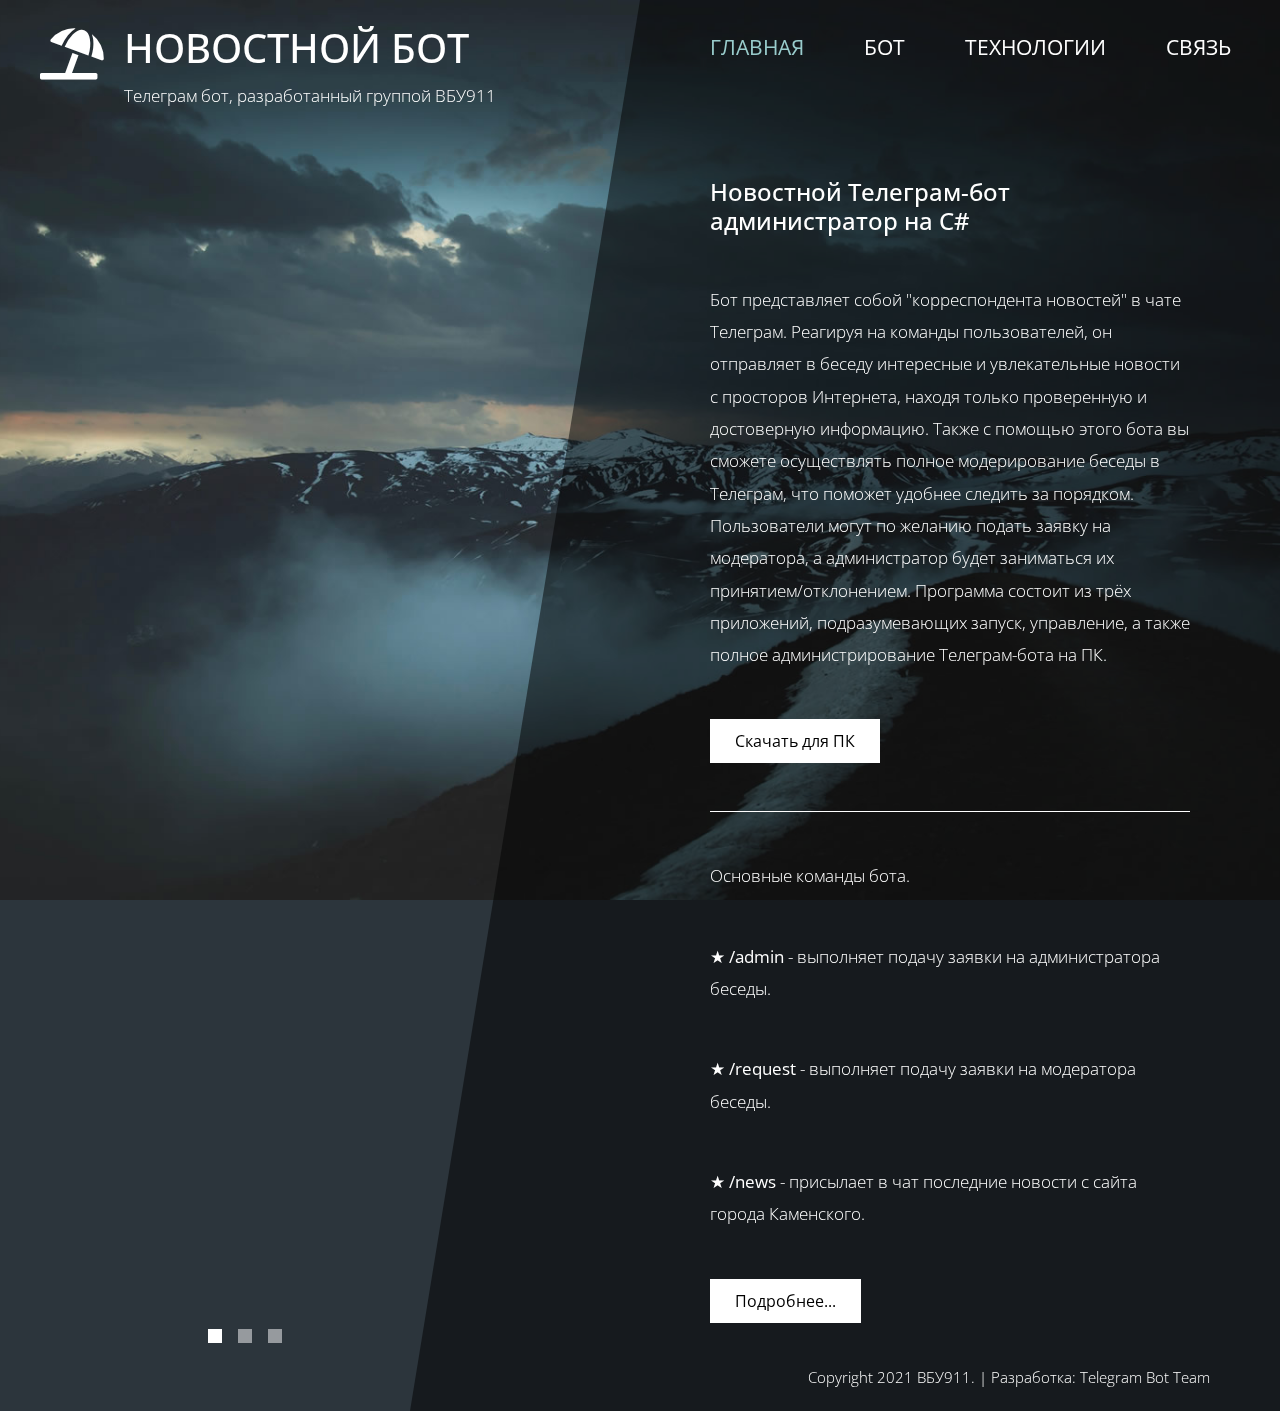
<file: index.html>
<!DOCTYPE html>
<html lang="en">

<head>
    <meta charset="UTF-8">
    <meta name="viewport" content="width=device-width, initial-scale=1.0">
    <meta http-equiv="X-UA-Compatible" content="ie=edge">
    <title>Новостной Телеграм-бот</title>
    <link rel="icon" href="img/favicon.png" type="image/x-icon"/>
    <link href="https://fonts.googleapis.com/css?family=Open+Sans:300,400" rel="stylesheet" /> <!-- https://fonts.google.com/ -->
    <link href="css/bootstrap.min.css" rel="stylesheet" /> <!-- https://getbootstrap.com/ -->
    <link href="fontawesome/css/all.min.css" rel="stylesheet" /> <!-- https://fontawesome.com/ -->
    <link href="css/style.css" rel="stylesheet" />
</head>

<body>
    <div class="tm-container">        
        <div>
            <div class="tm-row pt-4">
                <div class="tm-col-left">
                    <div class="tm-site-header media">
                        <i class="fas fa-umbrella-beach fa-3x mt-1 tm-logo"></i>
                        <div class="media-body">
                            <h1 class="tm-sitename text-uppercase">новостной бот</h1>
                            <p class="tm-slogon">Телеграм бот, разработанный группой ВБУ911</p>
                        </div>        
                    </div>
                </div>
                <div class="tm-col-right">
                    <nav class="navbar navbar-expand-lg" id="tm-main-nav">
                        <button class="navbar-toggler toggler-example mr-0 ml-auto" type="button" 
                            data-toggle="collapse" data-target="#navbar-nav" 
                            aria-controls="navbar-nav" aria-expanded="false" aria-label="Toggle navigation">
                            <span><i class="fas fa-bars"></i></span>
                        </button>
                        <div class="collapse navbar-collapse tm-nav" id="navbar-nav">
                            <ul class="navbar-nav text-uppercase">
                                <li class="nav-item active">
                                    <a class="nav-link tm-nav-link" href="#">Главная<span class="sr-only">(current)</span></a>
                                </li>
                                <li class="nav-item">
                                    <a class="nav-link tm-nav-link" href="about.html">Бот</a>
                                </li>
                                <li class="nav-item">
                                    <a class="nav-link tm-nav-link" href="services.html">Технологии</a>
                                </li>                            
                                <li class="nav-item">
                                    <a class="nav-link tm-nav-link" href="contact.html">Связь</a>
                                </li>
                            </ul>                            
                        </div>                        
                    </nav>
                </div>
            </div>
            
            <div class="tm-row">
                <div class="tm-col-left"></div>
                <main class="tm-col-right">
                    <section class="tm-content">
                        <h2 class="mb-5 tm-content-title">Новостной Телеграм-бот администратор на C#</h2>
                        <p class="mb-5">Бот представляет собой "корреспондента новостей" в чате Телеграм. Реагируя на команды пользователей, он отправляет в беседу интересные и увлекательные новости с просторов Интернета, находя только проверенную и достоверную информацию. Также с помощью этого бота вы сможете осуществлять полное модерирование беседы в Телеграм, что поможет удобнее следить за порядком. Пользователи могут по желанию подать заявку на модератора, а администратор будет заниматься их принятием/отклонением. Программа состоит из трёх приложений, подразумевающих запуск, управление, а также полное администрирование Телеграм-бота на ПК.</p>
                        <div class="mb-5">
                            <a href="https://github.com/TelegramBotTeam/Telegram_Bot" class="btn btn-primary">Скачать для ПК</a>
                        </div>
                        <hr class="mb-5">
                        <p class="mb-5">Основные команды бота.</p>
                        <p class="mb-5">&#9733; <b>/admin</b> - выполняет подачу заявки на администратора беседы.</p>
                        <p class="mb-5">&#9733; <b>/request</b> - выполняет подачу заявки на модератора беседы.</p>
                        <p class="mb-5">&#9733; <b>/news</b> - присылает в чат последние новости с сайта города Каменского.</p>
                        <a href="about.html" class="btn btn-primary">Подробнее...</a>
                    </section>
                </main>
            </div>
        </div>        

        <div class="tm-row">
            <div class="tm-col-left text-center">            
                <ul class="tm-bg-controls-wrapper">
                    <li class="tm-bg-control active" data-id="0"></li>
                    <li class="tm-bg-control" data-id="1"></li>
                    <li class="tm-bg-control" data-id="2"></li>
                </ul>            
            </div>        
            <div class="tm-col-right tm-col-footer">
                <footer class="tm-site-footer text-right">
                    <p class="mb-0">Copyright 2021 ВБУ911. 
                    | Разработка: <a rel="git" target="_parent" href="https://github.com/TelegramBotTeam" class="tm-text-link">Telegram Bot Team</a></p>
                </footer>
            </div>  
        </div>

        <!-- Diagonal background design -->
        <div class="tm-bg">
            <div class="tm-bg-left"></div>
            <div class="tm-bg-right"></div>
        </div>
    </div>

    <script src="js/jquery-3.4.1.min.js"></script>
    <script src="js/bootstrap.min.js"></script>
    <script src="js/jquery.backstretch.min.js"></script>
    <script src="js/templatemo-script.js"></script>
</body>
</html>
</file>
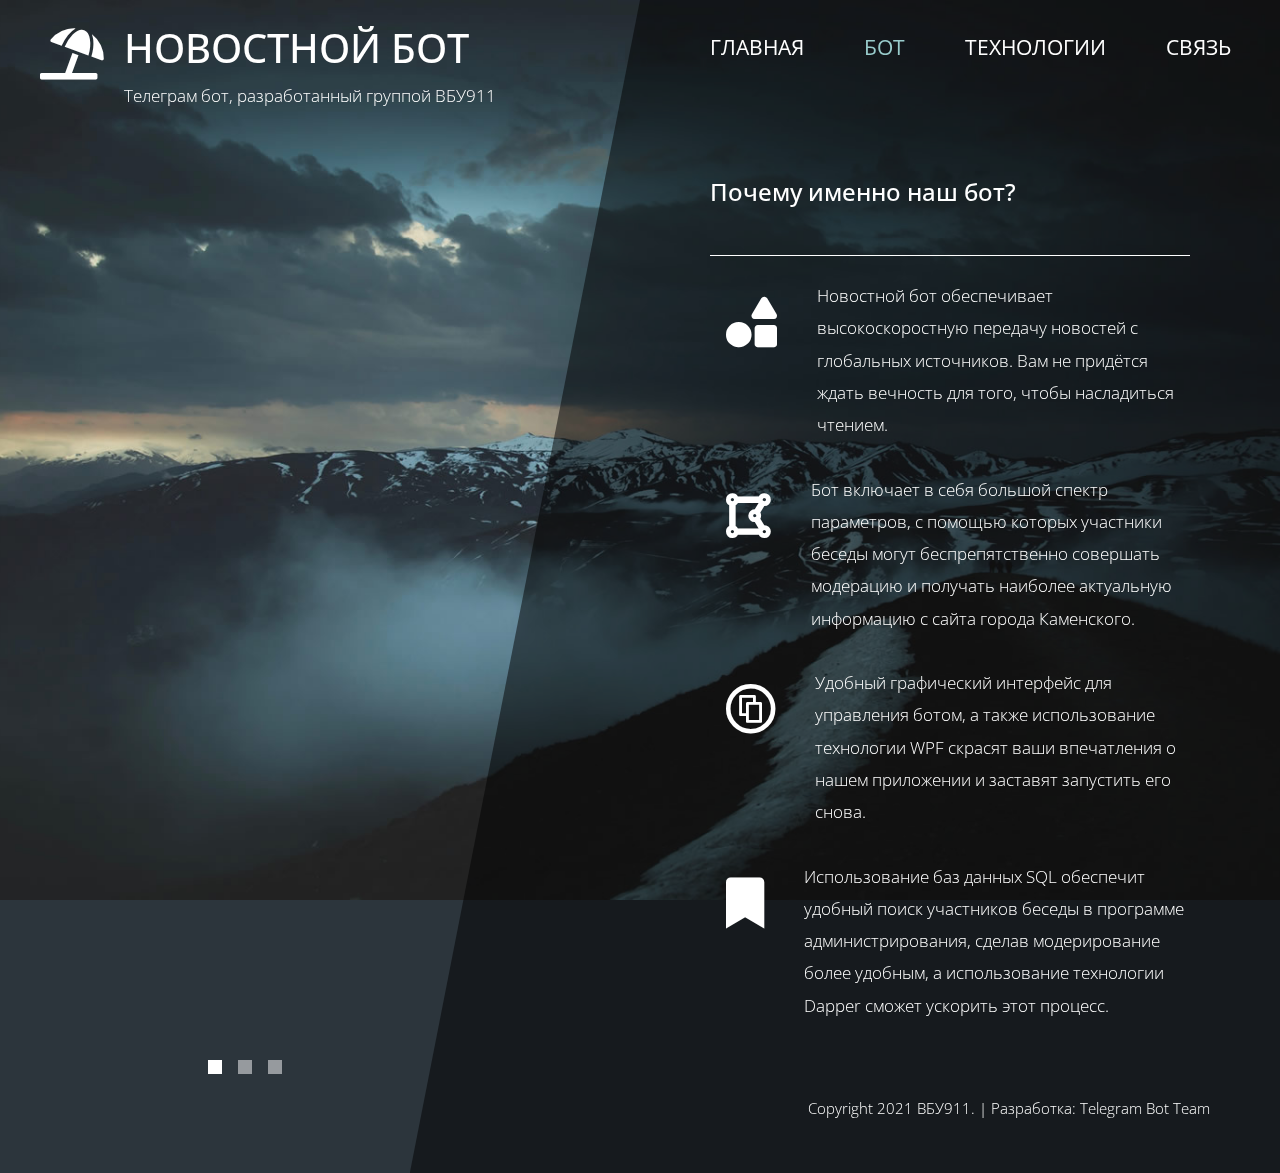
<file: about.html>
<!DOCTYPE html>
<html lang="en">

<head>
    <meta charset="UTF-8">
    <meta name="viewport" content="width=device-width, initial-scale=1.0">
    <meta http-equiv="X-UA-Compatible" content="ie=edge">
    <title>Новостной бот | О боте</title>
    <link rel="icon" href="img/favicon.png" type="image/x-icon"/>
    <link href="https://fonts.googleapis.com/css?family=Open+Sans:300,400" rel="stylesheet" /> <!-- https://fonts.google.com/ -->
    <link href="css/bootstrap.min.css" rel="stylesheet" /> <!-- https://getbootstrap.com/ -->
    <link href="fontawesome/css/all.min.css" rel="stylesheet" /> <!-- https://fontawesome.com/ -->
    <link href="css/style.css" rel="stylesheet" />
</head>

<body>
    <div class="tm-container">        
        <div>
            <div class="tm-row pt-4">
                <div class="tm-col-left">
                    <div class="tm-site-header media">
                        <i class="fas fa-umbrella-beach fa-3x mt-1 tm-logo"></i>
                        <div class="media-body">
                            <h1 class="tm-sitename text-uppercase">новостной бот</h1>
                            <p class="tm-slogon">Телеграм бот, разработанный группой ВБУ911</p>
                        </div>        
                    </div>
                </div>
                <div class="tm-col-right">
                    <nav class="navbar navbar-expand-lg" id="tm-main-nav">
                        <button class="navbar-toggler toggler-example mr-0 ml-auto" type="button" 
                            data-toggle="collapse" data-target="#navbar-nav" 
                            aria-controls="navbar-nav" aria-expanded="false" aria-label="Toggle navigation">
                            <span><i class="fas fa-bars"></i></span>
                        </button>
                        <div class="collapse navbar-collapse tm-nav" id="navbar-nav">
                            <ul class="navbar-nav text-uppercase">
                                <li class="nav-item">
                                    <a class="nav-link tm-nav-link" href="index.html">Главная</a>
                                </li>
                                <li class="nav-item active">
                                    <a class="nav-link tm-nav-link" href="about.html">Бот<span class="sr-only">(current)</span></a>
                                </li>
                                <li class="nav-item">
                                    <a class="nav-link tm-nav-link" href="services.html">Технологии</a>
                                </li>                            
                                <li class="nav-item">
                                    <a class="nav-link tm-nav-link" href="contact.html">Связь</a>
                                </li>
                            </ul>                            
                        </div>                        
                    </nav>
                </div>
            </div>
            
            <div class="tm-row">
                <div class="tm-col-left"></div>
                <main class="tm-col-right">
                    <section class="tm-content tm-about">
                        <h2 class="mb-5 tm-content-title">Почему именно наш бот?</h2>
                        <hr class="mb-4">
                        <div class="media my-3">
                            <i class="fas fa-shapes fa-3x p-3 mr-4"></i>
                            <div class="media-body">
                                <p>Новостной бот обеспечивает высокоскоростную передачу новостей с глобальных источников. Вам не придётся ждать вечность для того, чтобы насладиться чтением.</p>
                            </div> 
                        </div>
                        <div class="media my-3">
                            <i class="fas fa-draw-polygon fa-3x p-3 mr-4"></i>
                            <div class="media-body">
                                <p>Бот включает в себя большой спектр параметров, с помощью которых участники беседы могут беспрепятственно совершать модерацию и получать наиболее актуальную информацию с сайта города Каменского.</p>
                            </div> 
                        </div>
                        <div class="media my-3">
                            <i class="fab fa-creative-commons-share fa-3x p-3 mr-4"></i>
                            <div class="media-body">
                                <p>Удобный графический интерфейс для управления ботом, а также использование технологии WPF скрасят ваши впечатления о нашем приложении и заставят запустить его снова.</p>
                            </div> 
                        </div>
                        <div class="media my-3">
                            <i class="fas fa-bookmark fa-3x p-3 mr-4"></i>
                            <div class="media-body">
                                <p>Использование баз данных SQL обеспечит удобный поиск участников беседы в программе администрирования, сделав модерирование более удобным, а использование технологии Dapper сможет ускорить этот процесс.</p>
                            </div> 
                        </div>                        
                    </section>
                </main>
            </div>
        </div>        

        <div class="tm-row">
            <div class="tm-col-left text-center">            
                <ul class="tm-bg-controls-wrapper">
                    <li class="tm-bg-control active" data-id="0"></li>
                    <li class="tm-bg-control" data-id="1"></li>
                    <li class="tm-bg-control" data-id="2"></li>
                </ul>            
            </div>        
            <div class="tm-col-right tm-col-footer">
                <div class="tm-service-authors">
                    <footer class="tm-site-footer text-right">
                        <p class="mb-0">Copyright 2021 ВБУ911. 
                            | Разработка: <a rel="git" target="_parent" href="https://github.com/TelegramBotTeam" class="tm-text-link">Telegram Bot Team</a></p>
                    </footer>
                </div>
            </div>   
        </div>        

        <!-- Diagonal background design -->
        <div class="tm-bg">
            <div class="tm-bg-left"></div>
            <div class="tm-bg-right"></div>
        </div>
    </div>

    <script src="js/jquery-3.4.1.min.js"></script>
    <script src="js/bootstrap.min.js"></script>
    <script src="js/jquery.backstretch.min.js"></script>
    <script src="js/templatemo-script.js"></script>
</body>
</html>
</file>
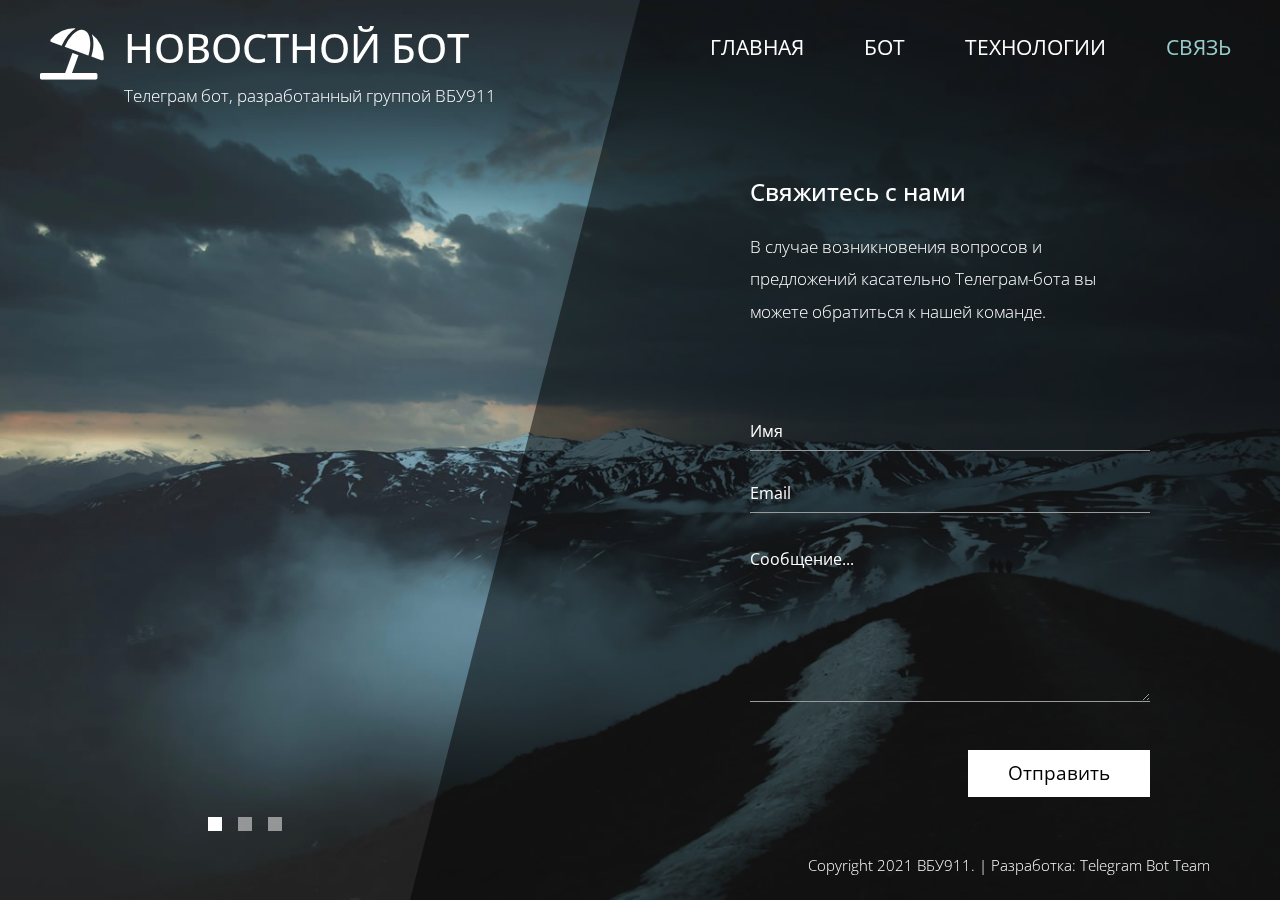
<file: contact.html>
<!DOCTYPE html>
<html lang="en">

<head>
    <meta charset="UTF-8">
    <meta name="viewport" content="width=device-width, initial-scale=1.0">
    <meta http-equiv="X-UA-Compatible" content="ie=edge">
    <title>Новостной бот | Обратная связь</title>
    <link rel="icon" href="img/favicon.png" type="image/x-icon"/>
    <link href="https://fonts.googleapis.com/css?family=Open+Sans:300,400" rel="stylesheet" /> <!-- https://fonts.google.com/ -->
    <link href="css/bootstrap.min.css" rel="stylesheet" /> <!-- https://getbootstrap.com/ -->
    <link href="fontawesome/css/all.min.css" rel="stylesheet" /> <!-- https://fontawesome.com/ -->
    <link href="css/style.css" rel="stylesheet" />
</head>
<body>
    <div class="tm-container">
        <div>
            <div class="tm-row pt-4">
                <div class="tm-col-left">
                    <div class="tm-site-header media">
                        <i class="fas fa-umbrella-beach fa-3x mt-1 tm-logo"></i>
                        <div class="media-body">
                            <h1 class="tm-sitename text-uppercase">новостной бот</h1>
                            <p class="tm-slogon">Телеграм бот, разработанный группой ВБУ911</p>
                        </div>        
                    </div>
                </div>
                <div class="tm-col-right">
                    <nav class="navbar navbar-expand-lg" id="tm-main-nav">
                        <button class="navbar-toggler toggler-example mr-0 ml-auto" type="button" 
                            data-toggle="collapse" data-target="#navbar-nav" 
                            aria-controls="navbar-nav" aria-expanded="false" aria-label="Toggle navigation">
                            <span><i class="fas fa-bars"></i></span>
                        </button>
                        <div class="collapse navbar-collapse tm-nav" id="navbar-nav">
                            <ul class="navbar-nav text-uppercase">
                                <li class="nav-item">
                                    <a class="nav-link tm-nav-link" href="index.html">Главная</a>
                                </li>
                                <li class="nav-item">
                                    <a class="nav-link tm-nav-link" href="about.html">Бот</a>
                                </li>
                                <li class="nav-item">
                                    <a class="nav-link tm-nav-link" href="services.html">Технологии</a>
                                </li>                            
                                <li class="nav-item active">
                                    <a class="nav-link tm-nav-link" href="contact.html">Связь<span class="sr-only">(current)</span></a>
                                </li>
                            </ul>                            
                        </div>                        
                    </nav>
                </div>
            </div>
            
            <div class="tm-row">
                <div class="tm-col-left"></div>
                <main class="tm-col-right tm-contact-main"> <!-- Content -->
                    <section class="tm-content tm-contact">
                        <h2 class="mb-4 tm-content-title">Свяжитесь с нами</h2>
                        <p class="mb-85">В случае возникновения вопросов и предложений касательно Телеграм-бота вы можете обратиться к нашей команде.</p>
                        <form id="contact-form" action="" method="POST">
                            <div class="form-group mb-4">
                                <input type="text" name="name" class="form-control" placeholder="Имя" required="" />
                            </div>
                            <div class="form-group mb-4">
                                <input type="email" name="email" class="form-control" placeholder="Email" required="" />
                            </div>
                            <div class="form-group mb-5">
                                <textarea rows="6" name="message" class="form-control" placeholder="Сообщение..." required=""></textarea>
                            </div>
                            <div class="text-right">
                                <button type="submit" class="btn btn-big btn-primary">Отправить</button>
                            </div>
                        </form>
                    </section>
                </main>
            </div>
        </div>        

        <div class="tm-row">
            <div class="tm-col-left text-center">            
                <ul class="tm-bg-controls-wrapper">
                    <li class="tm-bg-control active" data-id="0"></li>
                    <li class="tm-bg-control" data-id="1"></li>
                    <li class="tm-bg-control" data-id="2"></li>
                </ul>            
            </div>        
            <div class="tm-col-right tm-col-footer">
                <footer class="tm-site-footer text-right">
                    <p class="mb-0">Copyright 2021 ВБУ911. 
                        | Разработка: <a rel="git" target="_parent" href="https://github.com/TelegramBotTeam" class="tm-text-link">Telegram Bot Team</a></p>
                </footer>
            </div>  
        </div>

        <div class="tm-bg"> <!-- Diagonal background design -->
            <div class="tm-bg-left"></div>
            <div class="tm-bg-right"></div>
        </div>
    </div>

    <script src="js/jquery-3.4.1.min.js"></script>
    <script src="js/bootstrap.min.js"></script>
    <script src="js/jquery.backstretch.min.js"></script>
    <script src="js/templatemo-script.js"></script>
</body>
</html>
</file>
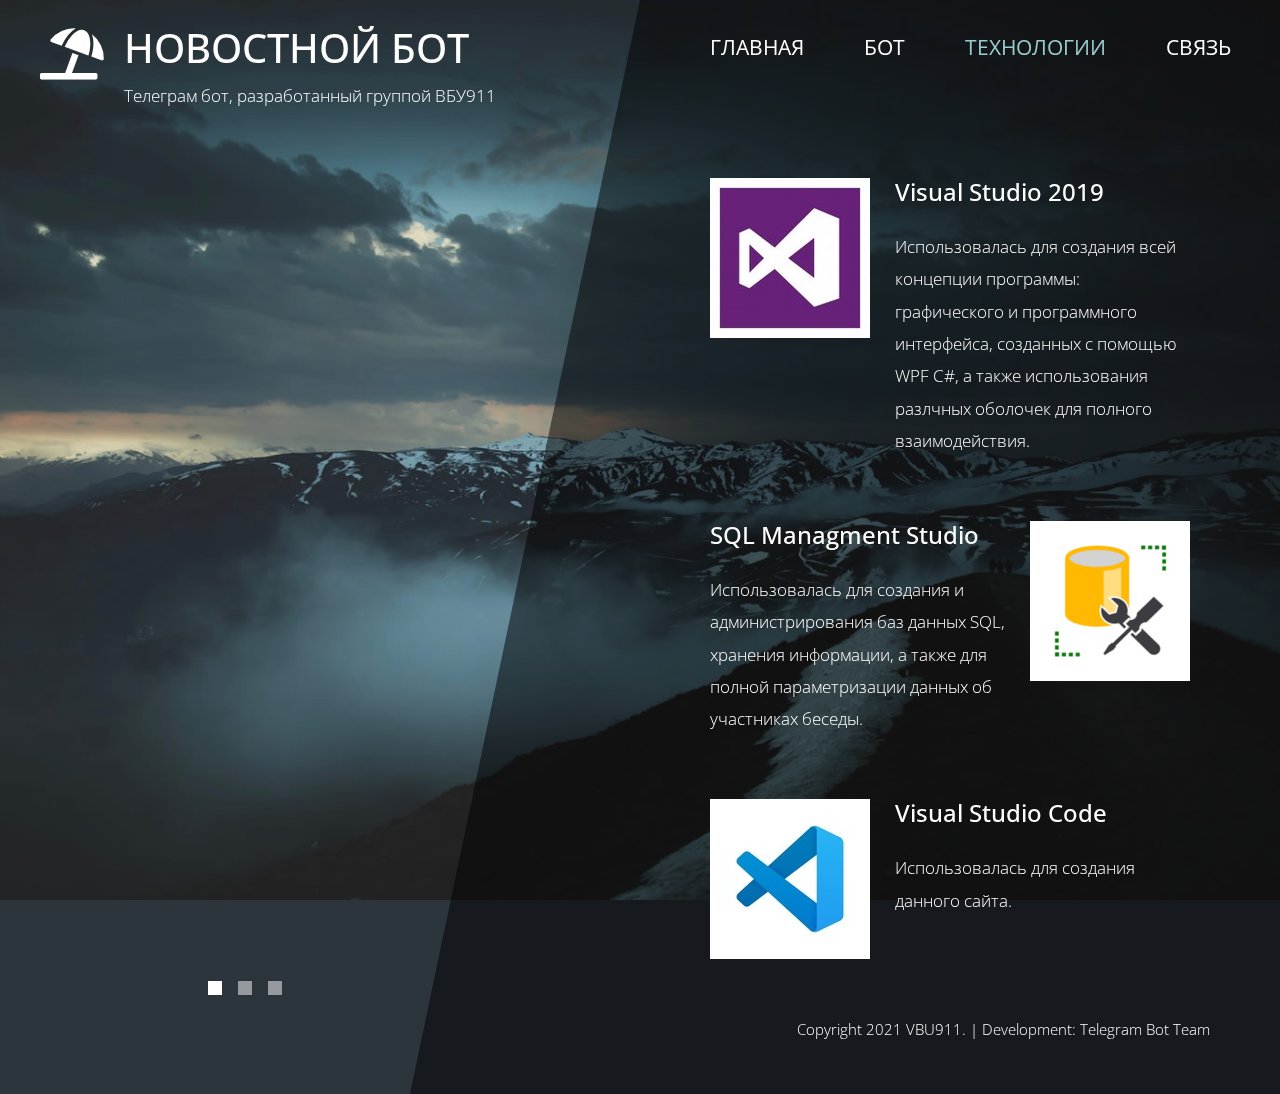
<file: services.html>
<!DOCTYPE html>
<html lang="en">

<head>
    <meta charset="UTF-8">
    <meta name="viewport" content="width=device-width, initial-scale=1.0">
    <meta http-equiv="X-UA-Compatible" content="ie=edge">
    <title>Новостной бот | Технологии</title>
    <link rel="icon" href="img/favicon.png" type="image/x-icon"/>
    <link href="https://fonts.googleapis.com/css?family=Open+Sans:300,400" rel="stylesheet" /> <!-- https://fonts.google.com/ -->
    <link href="css/bootstrap.min.css" rel="stylesheet" /> <!-- https://getbootstrap.com/ -->
    <link href="fontawesome/css/all.min.css" rel="stylesheet" /> <!-- https://fontawesome.com/ -->
    <link href="css/style.css" rel="stylesheet" />
</head>

<body>
    <div class="tm-container">        
        <div>
            <div class="tm-row pt-4">
                <div class="tm-col-left">
                    <div class="tm-site-header media">
                        <i class="fas fa-umbrella-beach fa-3x mt-1 tm-logo"></i>
                        <div class="media-body">
                            <h1 class="tm-sitename text-uppercase">новостной бот</h1>
                            <p class="tm-slogon">Телеграм бот, разработанный группой ВБУ911</p>
                        </div>        
                    </div>
                </div>
                <div class="tm-col-right">
                    <nav class="navbar navbar-expand-lg" id="tm-main-nav">
                        <button class="navbar-toggler toggler-example mr-0 ml-auto" type="button" 
                            data-toggle="collapse" data-target="#navbar-nav" 
                            aria-controls="navbar-nav" aria-expanded="false" aria-label="Toggle navigation">
                            <span><i class="fas fa-bars"></i></span>
                        </button>
                        <div class="collapse navbar-collapse tm-nav" id="navbar-nav">
                            <ul class="navbar-nav text-uppercase">
                                <li class="nav-item">
                                    <a class="nav-link tm-nav-link" href="index.html">Главная</a>
                                </li>
                                <li class="nav-item">
                                    <a class="nav-link tm-nav-link" href="about.html">Бот</a>
                                </li>
                                <li class="nav-item active">
                                    <a class="nav-link tm-nav-link" href="services.html">Технологии<span class="sr-only">(current)</span></a>
                                </li>                            
                                <li class="nav-item">
                                    <a class="nav-link tm-nav-link" href="contact.html">Связь</a>
                                </li>
                            </ul>                            
                        </div>                        
                    </nav>
                </div>
            </div>
            
            <div class="tm-row">
                <div class="tm-col-left"></div>
                <main class="tm-col-right">
                    <section class="tm-content">
                        <div class="media my-3 mb-5 tm-service-media tm-service-media-img-l">
                            <img src="img/vs-logo.jpg" alt="Image" class="tm-service-img">
                            <div class="media-body tm-service-text">
                                <h2 class="mb-4 tm-content-title">Visual Studio 2019</h2>
                                <p>Использовалась для создания всей концепции программы: графического и программного интерфейса, созданных с помощью WPF C#, а также использования разлчных оболочек для полного взаимодействия.</p>
                            </div> 
                        </div>
                        <div class="media my-3 mb-5 tm-service-media">                            
                            <div class="media-body tm-service-text">
                                <h2 class="mb-4 tm-content-title">SQL Managment Studio</h2>
                                <p>Использовалась для создания и администрирования баз данных SQL, хранения информации, а также для полной параметризации данных об участниках беседы.</p>
                            </div> 
                            <img src="img/mssql-logo.jpg" alt="Image" class="tm-service-img-r">
                        </div>
                        <div class="media my-3 tm-service-media tm-service-media-img-l">
                            <img src="img/vscode-logo.jpg" alt="Image" class="tm-service-img">
                            <div class="media-body tm-service-text">
                                <h2 class="mb-4 tm-content-title">Visual Studio Code</h2>
                                <p>Использовалась для создания данного сайта.</p>
                            </div> 
                        </div>                      
                    </section>
                </main>
            </div>
        </div>        

        <div class="tm-row">
            <div class="tm-col-left text-center">            
                <ul class="tm-bg-controls-wrapper">
                    <li class="tm-bg-control active" data-id="0"></li>
                    <li class="tm-bg-control" data-id="1"></li>
                    <li class="tm-bg-control" data-id="2"></li>
                </ul>            
            </div>        
            <div class="tm-col-right tm-col-footer">
                <footer class="tm-site-footer text-right">
                    <div class="tm-service-authors">
                        <p class="mb-0">Copyright 2021 VBU911. 
                        | Development: <a rel="git" target="_parent" href="https://github.com/TelegramBotTeam" class="tm-text-link">Telegram Bot Team</a></p>
                    </div>
                </footer>
            </div>  
        </div>        

        <!-- Diagonal background design -->
        <div class="tm-bg">
            <div class="tm-bg-left"></div>
            <div class="tm-bg-right"></div>
        </div>
    </div>

    <script src="js/jquery-3.4.1.min.js"></script>
    <script src="js/bootstrap.min.js"></script>
    <script src="js/jquery.backstretch.min.js"></script>
    <script src="js/templatemo-script.js"></script>
</body>

</html>
</file>
<file: css/style.css>
body {
    font-family: 'Open Sans', Arial, sans-serif;
    font-size: 17px;
    font-weight: 300;
    overflow-x: hidden;
    color: white;
    background-color: #2C353C;
}

a { 
    transition: all 0.3s ease; 
    text-decoration: none;
}

ul { padding: 0; }
a:hover { text-decoration: none; }
button:focus { outline: none; }
p { line-height: 1.9; }
.tm-logo { margin-right: 20px; }
.tm-slogan { font-size: 0.8rem; }

/* Navigation */
.navbar-toggler {
    padding: 8px 15px;
    border: 0;
    border-radius: 0;
    transform: skewX(-15deg);
    background-color: rgba(0,0,0,0.5);
    color: white;    
}

.navbar-toggler i { transform: skewX(15deg); }

.navbar-expand-lg {
    padding-left: 0;
    padding-right: 0;
}

.navbar-expand-lg .navbar-nav .nav-link { padding: 0; }

.navbar-expand-lg .navbar-nav .tm-nav-link {
    font-size: 1.3rem;
    font-weight: 400;
    color: white;    
    padding-bottom: 30px;    
}

.nav-item { margin-right: 60px; }

.nav-item:last-child { margin-right: 0; }

.nav-item.active .tm-nav-link,
.nav-item:hover .tm-nav-link {
    color: #9CC;
}

/* Page Background */
.tm-bg {
    position: absolute;
    left: 0;
    right: 0;
    width: 100%;
    height: 100%;
    display: flex;
    z-index: -1000;
}

.tm-bg-left,
.tm-bg-right {
    position: relative;
    width: 50%;
    height: 100%;
}

.tm-bg-right { background-color: rgba(0,0,0,0.5); }

.tm-bg-left {
    border-right: 230px solid rgba(0,0,0,0.5);
    border-top: 100vh solid transparent;
}

.tm-bg-controls-wrapper {
    display: inline-block;
    margin-left: -150px;
}

.tm-bg-control {
    display: inline-block;
    width: 14px;
    height: 14px;
    background-color: rgba(255,255,255,0.5);
    margin: 6px;
    cursor: pointer;
}

.tm-bg-control.active,
.tm-bg-control:hover {
    background-color: white;
}

.tm-container {
    width: 100%;
    height: 100%;
    min-height: 100vh;
    position: relative;
    display: flex;
    flex-direction: column;
    justify-content: space-between;  
}

.tm-row { display: flex; }

.tm-col-left {
    width: 50%;
    height: 100%;
    padding-left: 40px;  
    padding-right: 40px;
}

.tm-col-right {
    width: 50%;
    height: 100%;
    padding-left: 70px;
    padding-right: 70px;
}

.tm-content {
    max-width: 660px;
    margin-top: 50px;
    padding-right: 20px;
}

.tm-about { max-width: 525px; }

::-webkit-scrollbar {
    -webkit-appearance: none;
    width: 10px;
}
  
::-webkit-scrollbar-thumb {
    border-radius: 5px;
    background-color: rgba(255,255,255,.8);
    box-shadow: 0 0 1px rgba(255,255,255,.8);
}

.tm-content-title { font-size: 1.5rem; }
hr { border-top: 1px solid white; }

.btn {
    padding: 10px 25px;
    border-radius: 0;
}

.btn-big {
    padding: 9px 40px;
    font-size: 1.2rem;;
}

.btn-primary {
    background-color: white;
    color: black;
    border: 0;
}

.btn-primary:hover {
    background-color: #9CC;
    color: black;
}

.tm-site-footer {
    padding: 40px 0 20px;
    max-width: 660px;
    font-size: 0.95rem;
}

.tm-col-footer { padding-left: 0; }
.tm-text-link { color: white; }

.tm-text-link:hover,
.tm-text-link:focus {
    color: #9CC;
}

/* Service */ 
.tm-service-text { max-width: 365px; }
.tm-service-img { margin-right: 25px; }
.tm-service-img-r { margin-left: 25px; }
.tm-service-authors { margin-bottom: 30px; }

/* Contact */
.form-control,
textarea {    
    color: white;
    background-color: transparent;
    background-clip: padding-box;
    border: none;
    border-bottom: 1px solid #999A9B;
    border-radius: 0;
    transition: border-color 0.15s ease-in-out, box-shadow 0.15s ease-in-out;
    padding: 10px 0;
    font-family: 'Open Sans', Arial, sans-serif;
    font-size: 1rem;
    font-weight: 400;
    line-height: 1.5;
}

.form-control:focus {
    color: white;
    background-color: transparent;    
    box-shadow: none;
    border-color: #9CC;
    outline: none;
}

.mb-85 { margin-bottom: 85px; }
.tm-contact-main { max-width: 690px; }

.tm-contact {
    max-width: 420px;
    margin-left: auto;
    margin-right: auto;
}

.form-control::-webkit-input-placeholder { color: white; } /* Edge */  
.form-control:-ms-input-placeholder { color: white; } /* Internet Explorer 10-11 */  
.form-control::placeholder { color: white; }

@media (max-width: 1200px) {
    .nav-item { margin-right: 30px; }

    .tm-page-right {
        padding-left: 30px;
        padding-right: 30px;
    }
}

@media (max-width: 992px) {    
    .tm-nav {
        position: absolute;
        background: rgba(0, 0, 0, 0.8);
        color: white;
        top: 44px;
        right: 4px;
    }

    .navbar-expand-lg .navbar-nav .tm-nav-link {
        color: white;
        font-size: 1.1rem;
        padding: 13px 20px;
    }

    .nav-item { margin-right: 0; }

    .nav-item.active .tm-nav-link,
    .nav-item:hover .tm-nav-link {
        color: #9CC;
    }

    .tm-content { margin-top: 20px; }
    .tm-site-footer { padding-top: 40px; }
    .tm-col-left { width: 40%; }

    .tm-col-right {
        width: 60%;
        padding-left: 100px;
        padding-right: 30px;
    }
    
    .tm-col-footer { padding-left: 0; }
}

@media (max-width: 768px) {
    .tm-row { flex-direction: column; }

    .tm-col-left,
    .tm-col-right,
    .tm-bg-left,
    .tm-bg-right {
        width: 100%;
    }

    #tm-main-nav {
        position: fixed;
        top: 50px;
        right: 40px;
        padding-bottom: 0;
    }  
    
    .tm-bg { flex-direction: column; }

    .tm-bg-left {
        height: 200px;        
        border-bottom: 50px solid rgba(0,0,0,0.5);
        border-right: 0;
        border-top: 0;
    }

    .tm-bg-right { height: calc(100% - 200px); }

    .tm-bg-controls-wrapper {
        margin-left: 0;
        margin-top: 50px;
    }

    .tm-content {
        max-height: none;
        margin-top: 40px;
    }

    .tm-col-right {
        padding-top: 40px;
        padding-left: 30px;
    }

    .tm-col-footer {
        padding-left: 10px;
        padding-right: 10px;
    }
}

@media (max-width: 460px) {
    .tm-logo { margin-right: 15px; }
    .tm-sitename { font-size: 1.8rem; }
    .tm-slogon { font-size: 0.8rem; }
}

@media (max-width: 450px), (min-width: 768px) and (max-width: 830px), (min-width: 992px) and (max-width: 1040px) {
    .tm-service-media { flex-direction: column; }
    .tm-service-media-img-l { flex-direction: column-reverse; }
    .tm-service-text { margin-top: 20px; }
    .tm-service-img { margin-right: 0; }
    .tm-service-img-r { margin-left: 0; }
}
</file>
